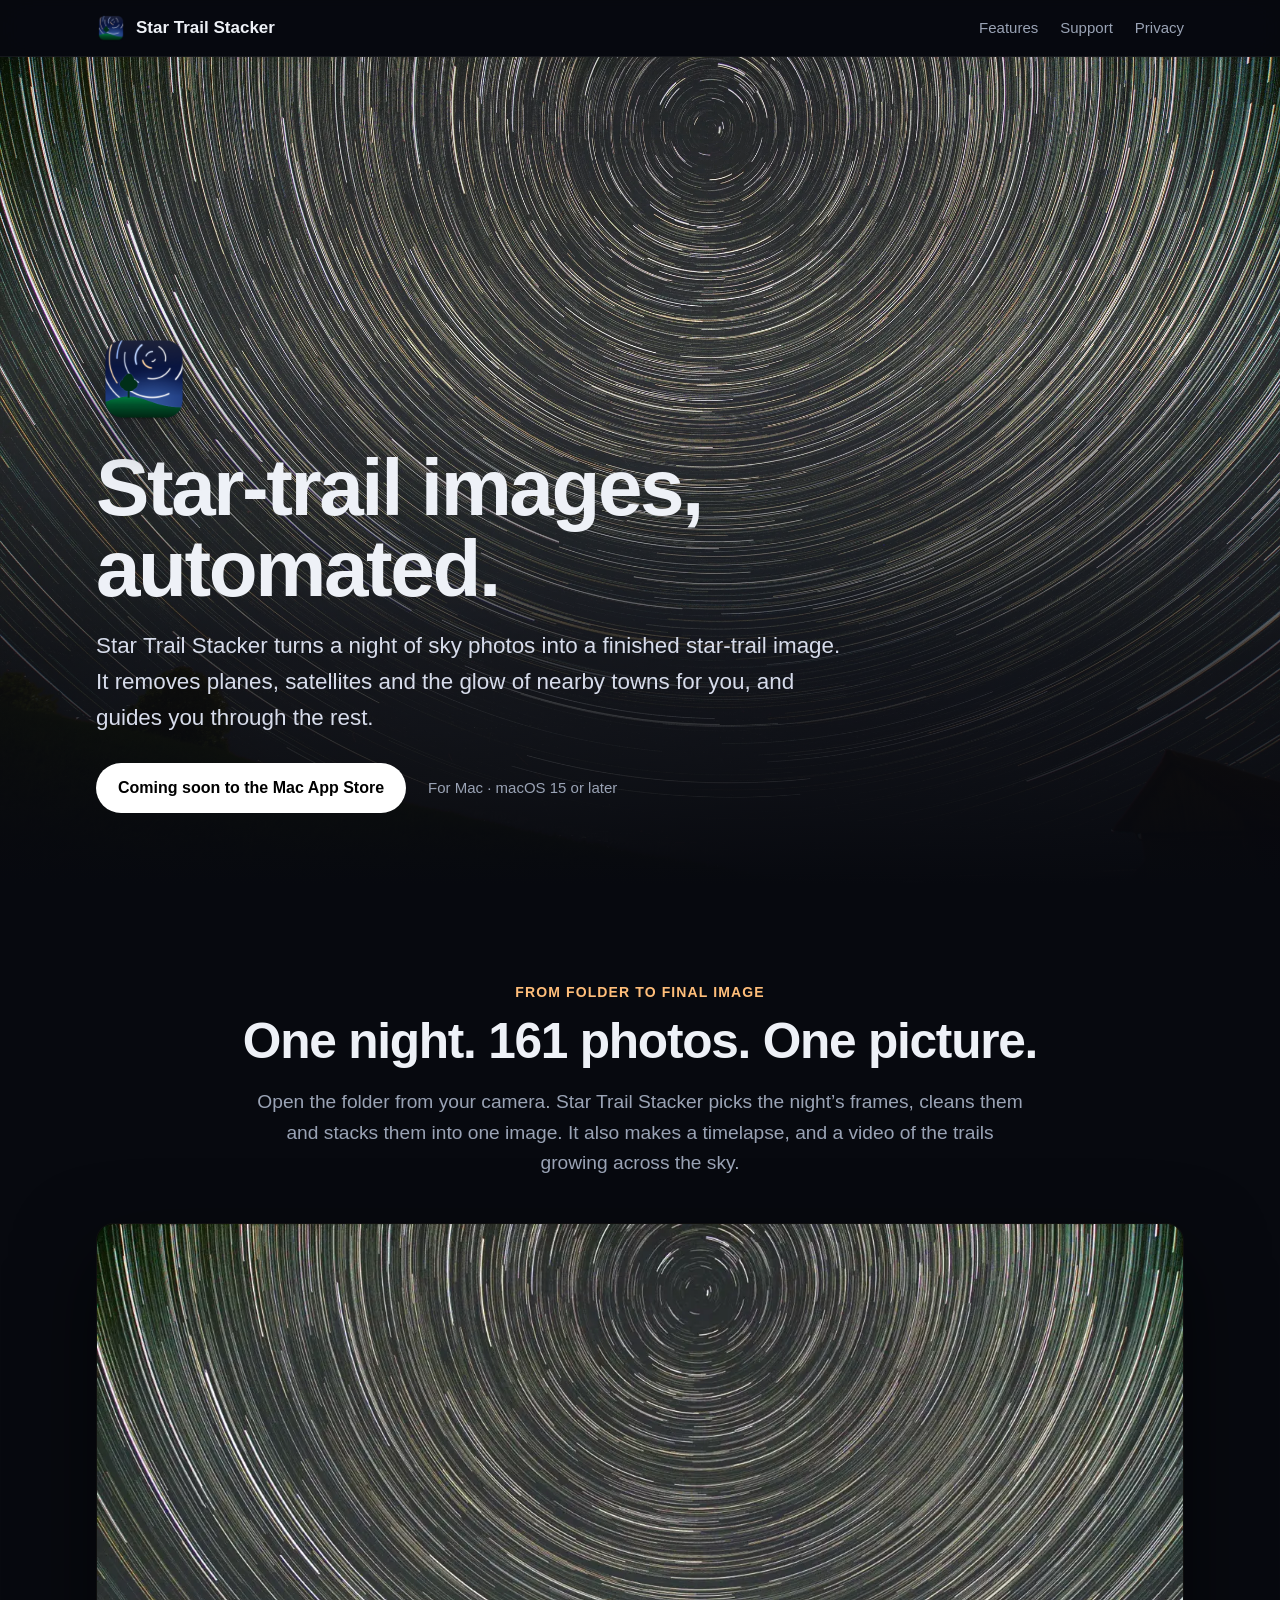
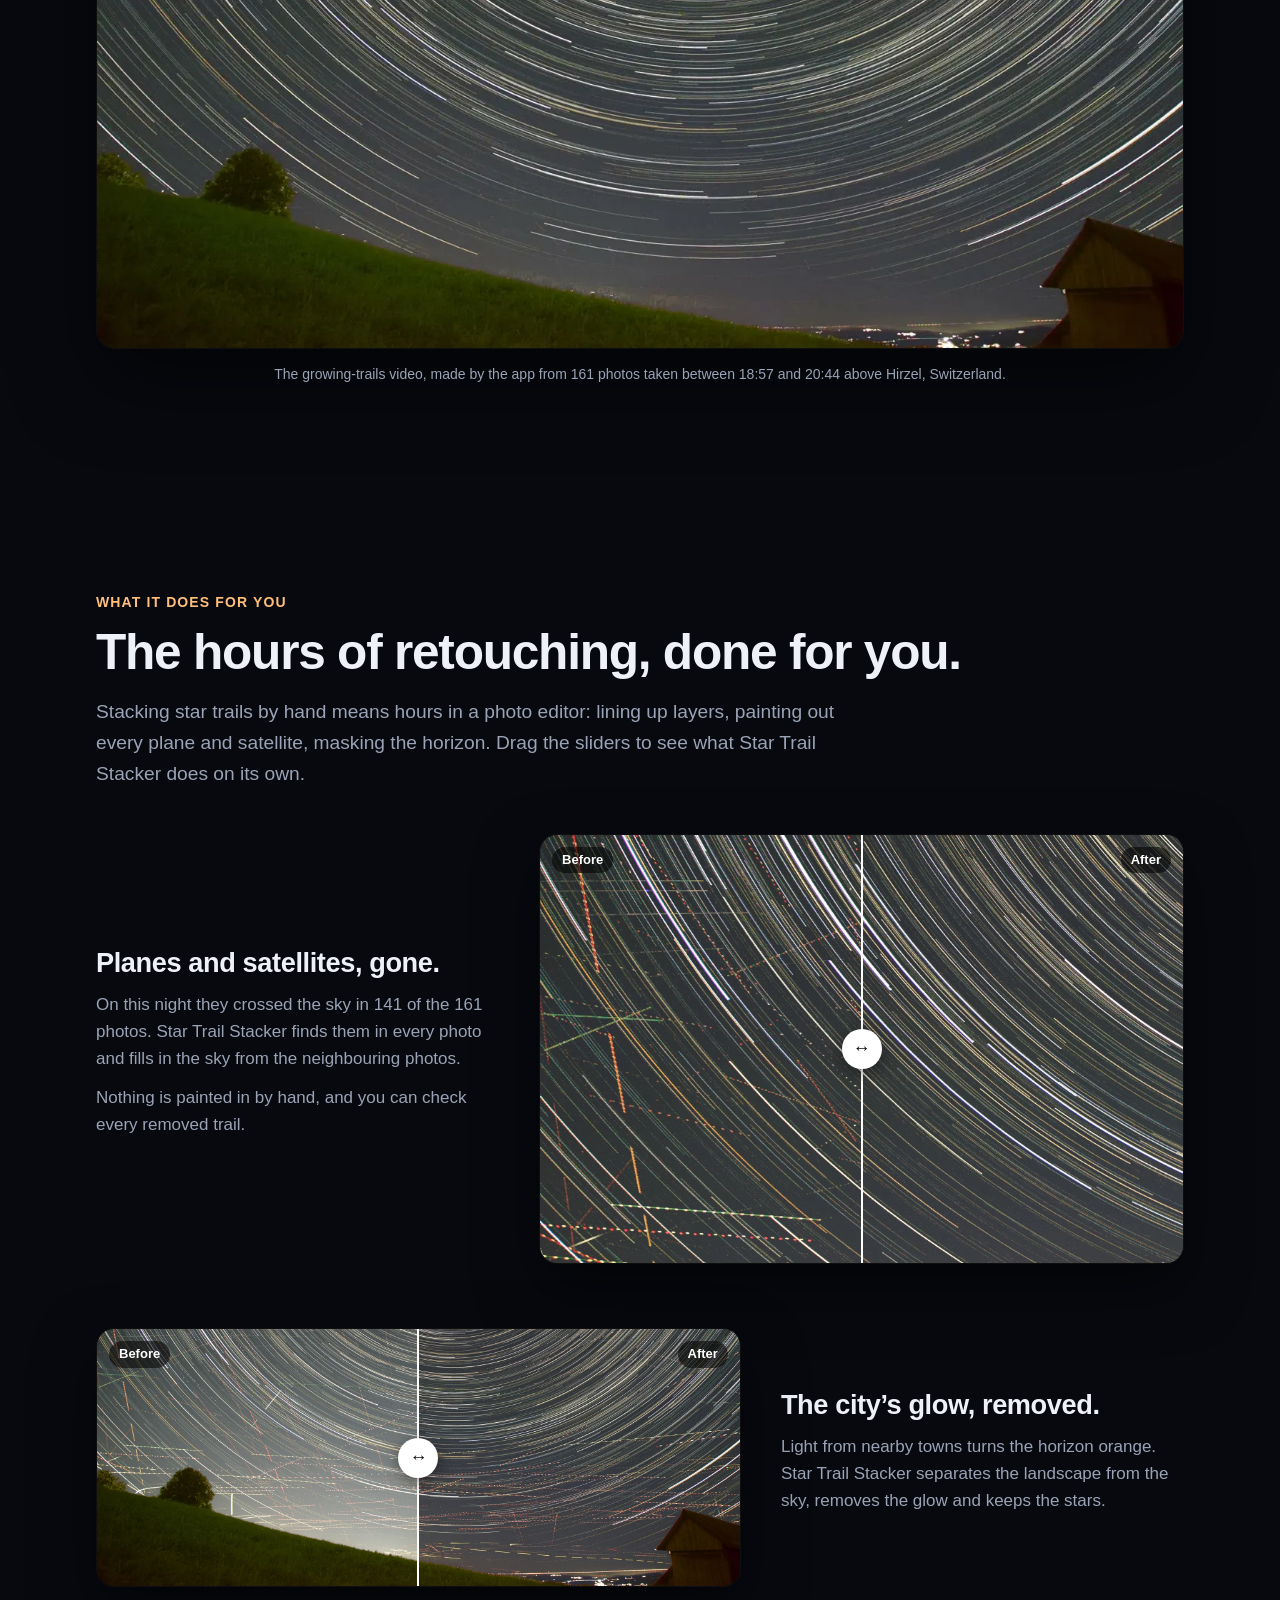
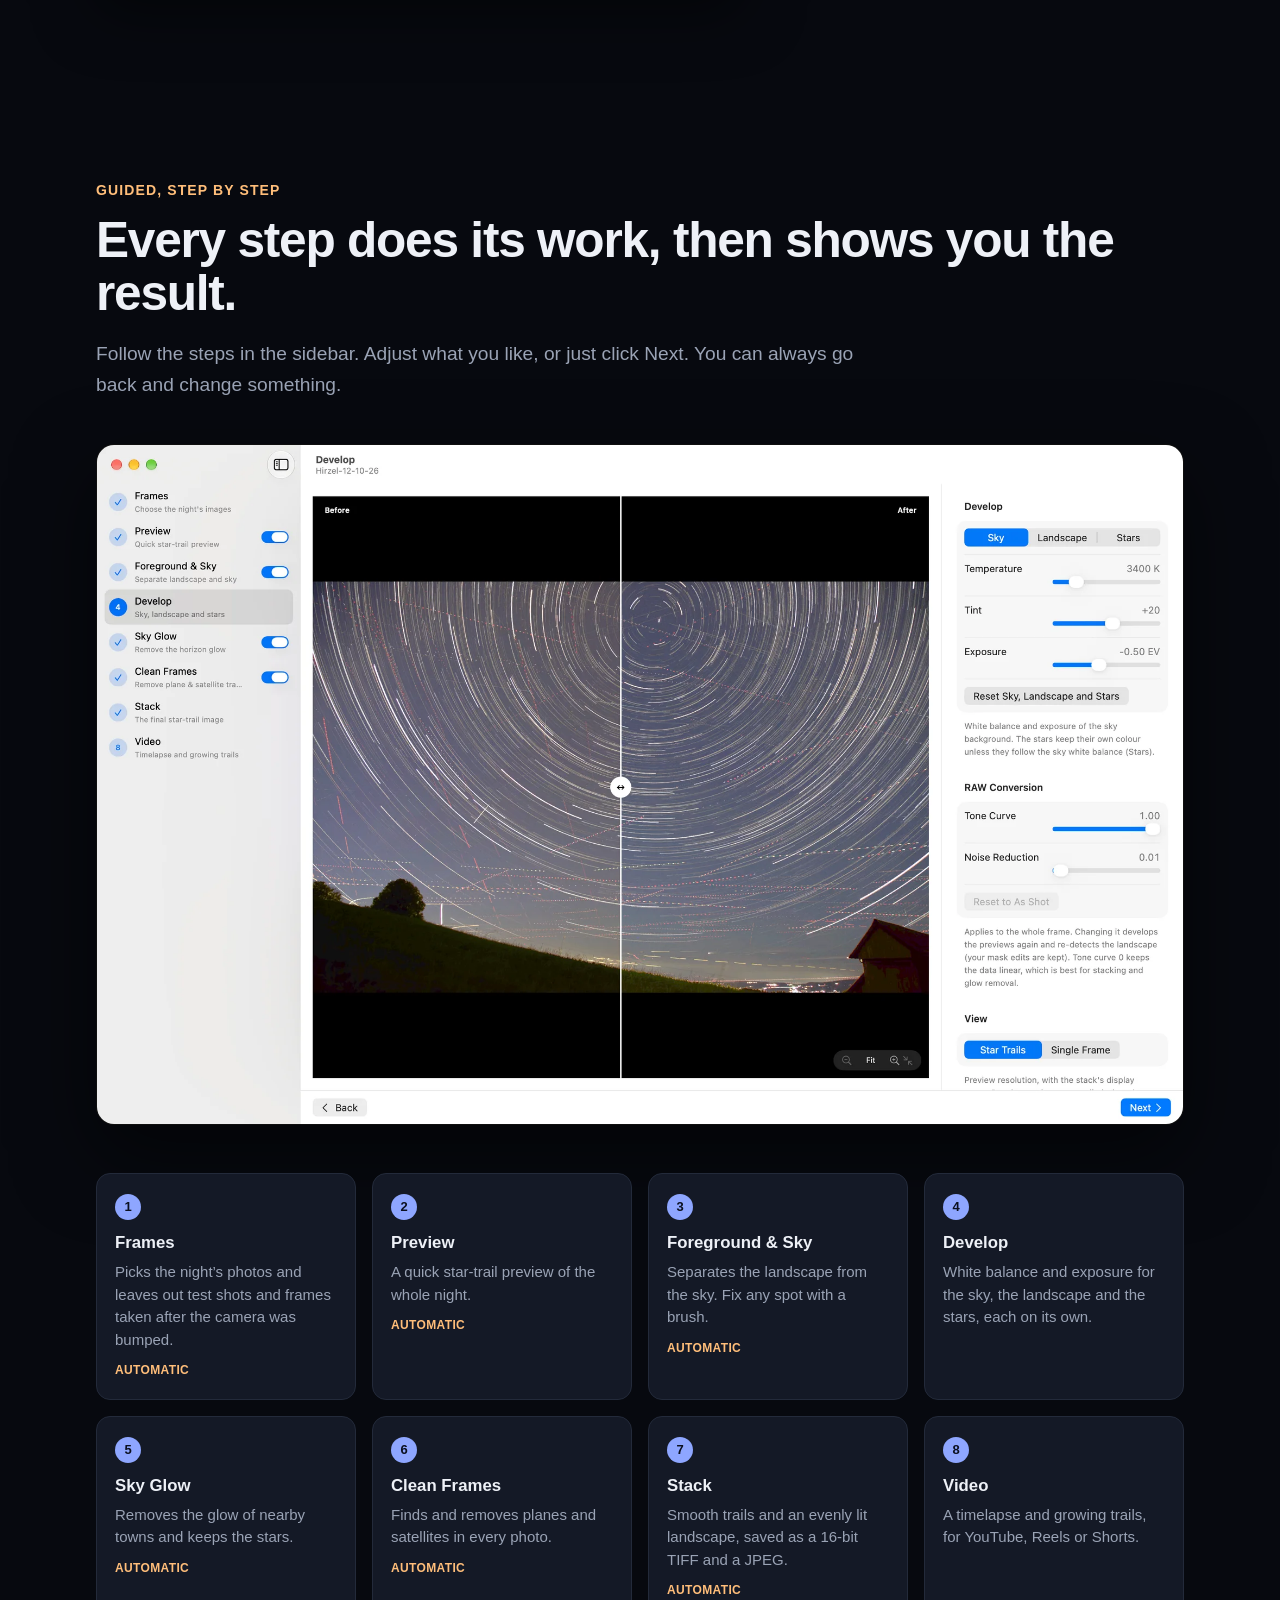
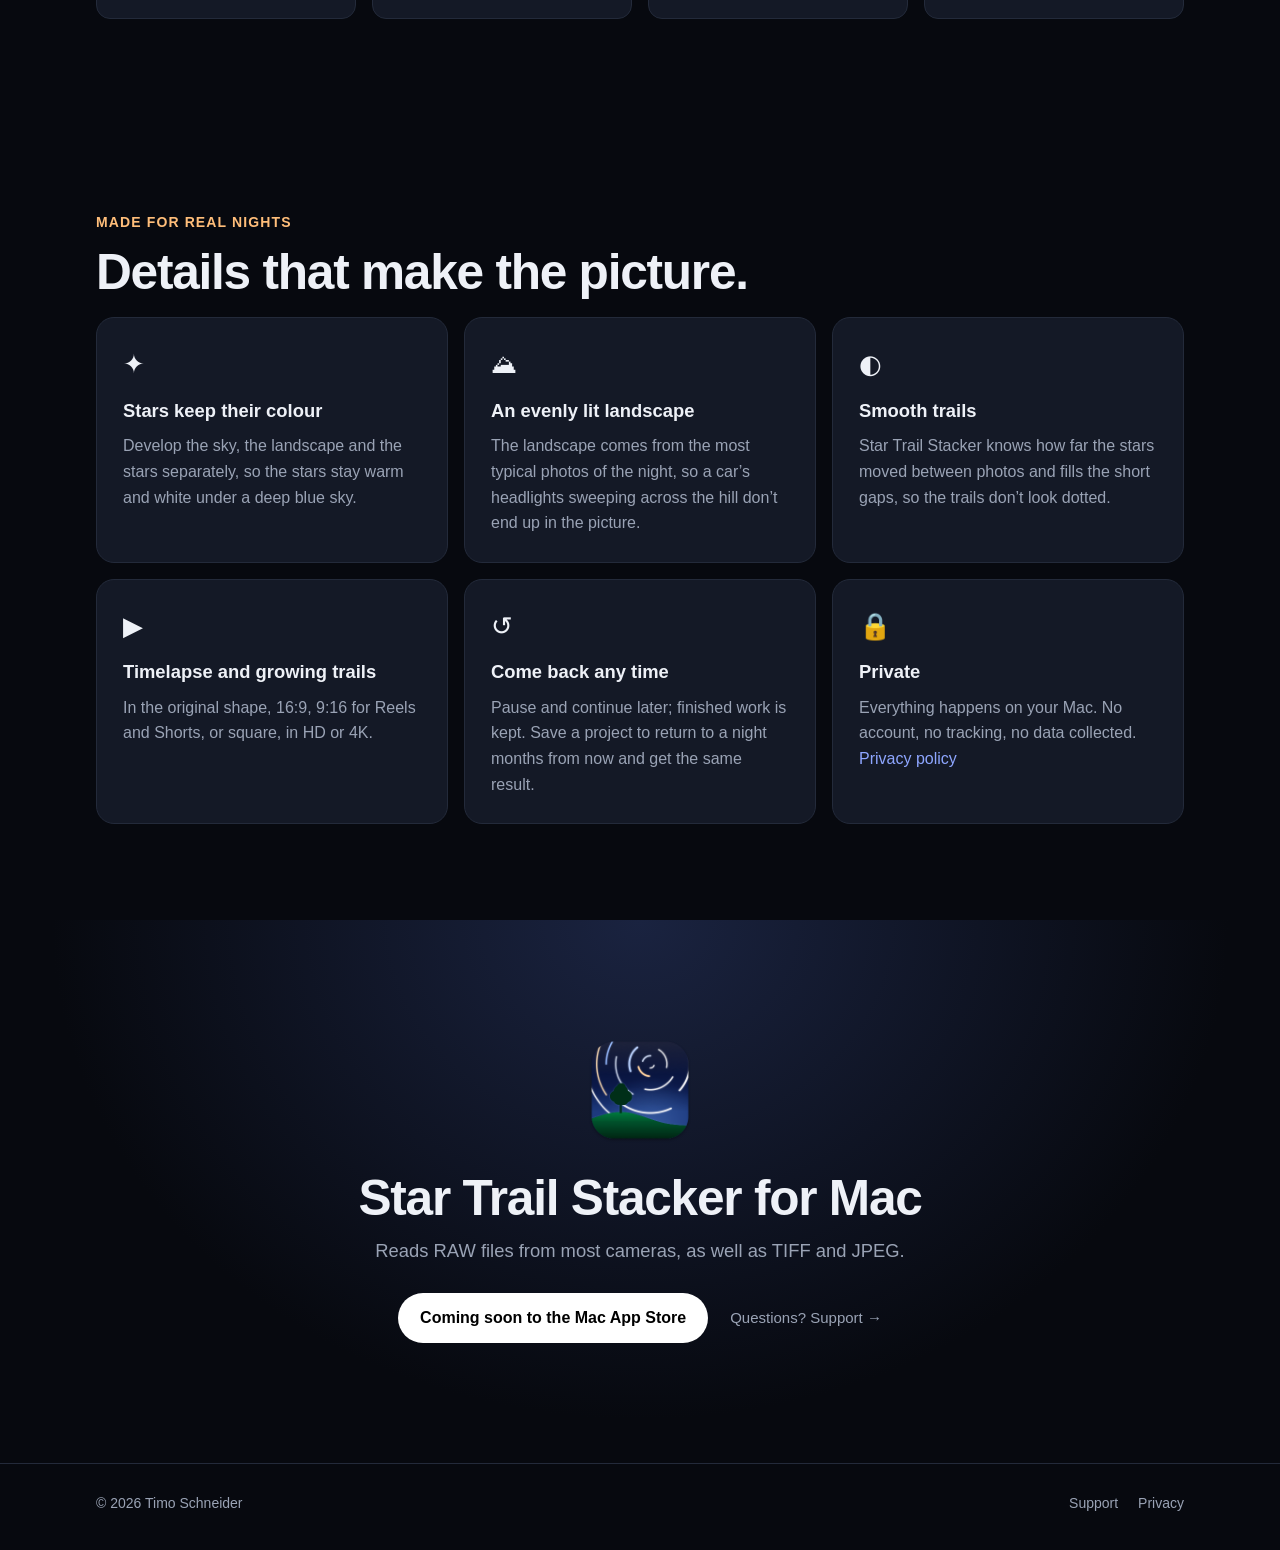
<file: index.html>
<!doctype html>
<html lang="en">
<head>
<meta charset="utf-8">
<meta name="viewport" content="width=device-width, initial-scale=1">
<title>Star Trail Stacker for Mac</title>
<meta name="description" content="Star Trail Stacker turns a night of sky photos into a finished star-trail image. Planes, satellites and the glow of nearby towns are removed automatically.">
<meta property="og:title" content="Star Trail Stacker for Mac">
<meta property="og:description" content="Star-trail images, automated. Planes, satellites and the glow of nearby towns are removed for you.">
<meta property="og:image" content="images/social.jpg">
<meta property="og:type" content="website">
<meta name="twitter:card" content="summary_large_image">
<meta name="theme-color" content="#07090f">
<link rel="icon" type="image/png" href="icon.png">
<link rel="apple-touch-icon" href="icon.png">
<link rel="stylesheet" href="style.css">
</head>
<body>

<header class="site-header">
  <div class="wrap">
    <a class="brand" href="./"><img src="icon.png" alt=""><span>Star Trail Stacker</span></a>
    <nav>
      <a href="#features">Features</a>
      <a href="support.html">Support</a>
      <a href="privacy.html">Privacy</a>
    </nav>
  </div>
</header>

<main>
  <div class="hero">
    <img src="images/hero.webp" alt="Star trails circling the North Star above a grassy hill with a tree and a wooden hut" fetchpriority="high">
    <div class="wrap">
      <img class="hero-icon" src="icon.png" alt="">
      <h1>Star-trail images, automated.</h1>
      <p class="lead">Star Trail Stacker turns a night of sky photos into a finished star-trail image. It removes planes, satellites and the glow of nearby towns for you, and guides you through the rest.</p>
      <div class="cta-row">
        <span class="badge">Coming soon to the Mac App Store</span>
        <span class="cta-note">For Mac · macOS 15 or later</span>
      </div>
    </div>
  </div>

  <section>
    <div class="wrap center">
      <p class="eyebrow">From folder to final image</p>
      <h2>One night. 161 photos. One picture.</h2>
      <p class="section-lead">Open the folder from your camera. Star Trail Stacker picks the night’s frames, cleans them and stacks them into one image. It also makes a timelapse, and a video of the trails growing across the sky.</p>
      <div class="media-frame">
        <video src="images/growing-trails.mp4" poster="images/growing-trails-poster.webp" autoplay muted loop playsinline preload="metadata" aria-label="Video: the star trails grow across the sky over the night, then fade into the finished image"></video>
      </div>
      <p class="caption">The growing-trails video, made by the app from 161 photos taken between 18:57 and 20:44 above Hirzel, Switzerland.</p>
    </div>
  </section>

  <section id="features">
    <div class="wrap">
      <p class="eyebrow">What it does for you</p>
      <h2>The hours of retouching, done for you.</h2>
      <p class="section-lead">Stacking star trails by hand means hours in a photo editor: lining up layers, painting out every plane and satellite, masking the horizon. Drag the sliders to see what Star Trail Stacker does on its own.</p>

      <div class="compare-grid">
        <div class="compare-item">
          <div class="compare-text">
            <h3>Planes and satellites, gone.</h3>
            <p>On this night they crossed the sky in 141 of the 161 photos. Star Trail Stacker finds them in every photo and fills in the sky from the neighbouring photos.</p>
            <p>Nothing is painted in by hand, and you can check every removed trail.</p>
          </div>
          <div class="compare" style="--pos: 50%">
            <img src="images/trails-before.webp" alt="Star trails crossed by dotted lines from planes and satellites" width="1800" height="1200" loading="lazy">
            <div class="after"><img src="images/trails-after.webp" alt="The same star trails with the plane and satellite lines removed" width="1800" height="1200" loading="lazy"></div>
            <span class="tag before">Before</span><span class="tag after-tag">After</span>
            <div class="divider"></div>
            <input type="range" min="0" max="100" value="50" aria-label="Compare before and after removing planes and satellites">
            <div class="knob" aria-hidden="true">↔</div>
          </div>
        </div>

        <div class="compare-item">
          <div class="compare-text">
            <h3>The city’s glow, removed.</h3>
            <p>Light from nearby towns turns the horizon orange. Star Trail Stacker separates the landscape from the sky, removes the glow and keeps the stars.</p>
          </div>
          <div class="compare" style="--pos: 50%">
            <img src="images/glow-before.webp" alt="Star trails above a hill with a bright orange glow on the horizon" width="2000" height="800" loading="lazy">
            <div class="after"><img src="images/glow-after.webp" alt="The same scene with the horizon glow removed" width="2000" height="800" loading="lazy"></div>
            <span class="tag before">Before</span><span class="tag after-tag">After</span>
            <div class="divider"></div>
            <input type="range" min="0" max="100" value="50" aria-label="Compare before and after removing the sky glow">
            <div class="knob" aria-hidden="true">↔</div>
          </div>
        </div>
      </div>
    </div>
  </section>

  <section>
    <div class="wrap">
      <p class="eyebrow">Guided, step by step</p>
      <h2>Every step does its work, then shows you the result.</h2>
      <p class="section-lead">Follow the steps in the sidebar. Adjust what you like, or just click Next. You can always go back and change something.</p>
      <div class="steps-layout">
        <div class="media-frame">
          <img src="images/app-develop.webp" alt="The Star Trail Stacker window on the Develop step, with a before/after slider on the stacked image" width="2000" height="1250" loading="lazy">
        </div>
        <ol class="steps">
          <li><h3>Frames</h3><p>Picks the night’s photos and leaves out test shots and frames taken after the camera was bumped.</p><span class="auto">AUTOMATIC</span></li>
          <li><h3>Preview</h3><p>A quick star-trail preview of the whole night.</p><span class="auto">AUTOMATIC</span></li>
          <li><h3>Foreground &amp; Sky</h3><p>Separates the landscape from the sky. Fix any spot with a brush.</p><span class="auto">AUTOMATIC</span></li>
          <li><h3>Develop</h3><p>White balance and exposure for the sky, the landscape and the stars, each on its own.</p></li>
          <li><h3>Sky Glow</h3><p>Removes the glow of nearby towns and keeps the stars.</p><span class="auto">AUTOMATIC</span></li>
          <li><h3>Clean Frames</h3><p>Finds and removes planes and satellites in every photo.</p><span class="auto">AUTOMATIC</span></li>
          <li><h3>Stack</h3><p>Smooth trails and an evenly lit landscape, saved as a 16-bit TIFF and a JPEG.</p><span class="auto">AUTOMATIC</span></li>
          <li><h3>Video</h3><p>A timelapse and growing trails, for YouTube, Reels or Shorts.</p></li>
        </ol>
      </div>
    </div>
  </section>

  <section>
    <div class="wrap">
      <p class="eyebrow">Made for real nights</p>
      <h2>Details that make the picture.</h2>
      <div class="cards">
        <div class="card"><div class="icon">✦</div><h3>Stars keep their colour</h3><p>Develop the sky, the landscape and the stars separately, so the stars stay warm and white under a deep blue sky.</p></div>
        <div class="card"><div class="icon">⛰</div><h3>An evenly lit landscape</h3><p>The landscape comes from the most typical photos of the night, so a car’s headlights sweeping across the hill don’t end up in the picture.</p></div>
        <div class="card"><div class="icon">◐</div><h3>Smooth trails</h3><p>Star Trail Stacker knows how far the stars moved between photos and fills the short gaps, so the trails don’t look dotted.</p></div>
        <div class="card"><div class="icon">▶</div><h3>Timelapse and growing trails</h3><p>In the original shape, 16:9, 9:16 for Reels and Shorts, or square, in HD or 4K.</p></div>
        <div class="card"><div class="icon">↺</div><h3>Come back any time</h3><p>Pause and continue later; finished work is kept. Save a project to return to a night months from now and get the same result.</p></div>
        <div class="card"><div class="icon">🔒</div><h3>Private</h3><p>Everything happens on your Mac. No account, no tracking, no data collected. <a href="privacy.html">Privacy policy</a></p></div>
      </div>
    </div>
  </section>

  <div class="closing">
    <div class="wrap">
      <img src="icon.png" alt="">
      <h2>Star Trail Stacker for Mac</h2>
      <p>Reads RAW files from most cameras, as well as TIFF and JPEG.</p>
      <div class="cta-row">
        <span class="badge">Coming soon to the Mac App Store</span>
        <a class="cta-note" href="support.html">Questions? Support →</a>
      </div>
    </div>
  </div>
</main>

<footer class="site-footer">
  <div class="wrap">
    <span>© 2026 Timo Schneider</span>
    <nav><a href="support.html">Support</a><a href="privacy.html">Privacy</a></nav>
  </div>
</footer>

<script>
  // before/after sliders: the range input sets the split
  for (const c of document.querySelectorAll(".compare")) {
    const input = c.querySelector("input");
    const set = () => c.style.setProperty("--pos", input.value + "%");
    input.addEventListener("input", set);
    set();
  }
  // no autoplaying video for visitors who ask for reduced motion
  if (window.matchMedia("(prefers-reduced-motion: reduce)").matches) {
    for (const v of document.querySelectorAll("video[autoplay]")) { v.removeAttribute("autoplay"); v.pause(); v.controls = true; }
  }
</script>
</body>
</html>
</file>
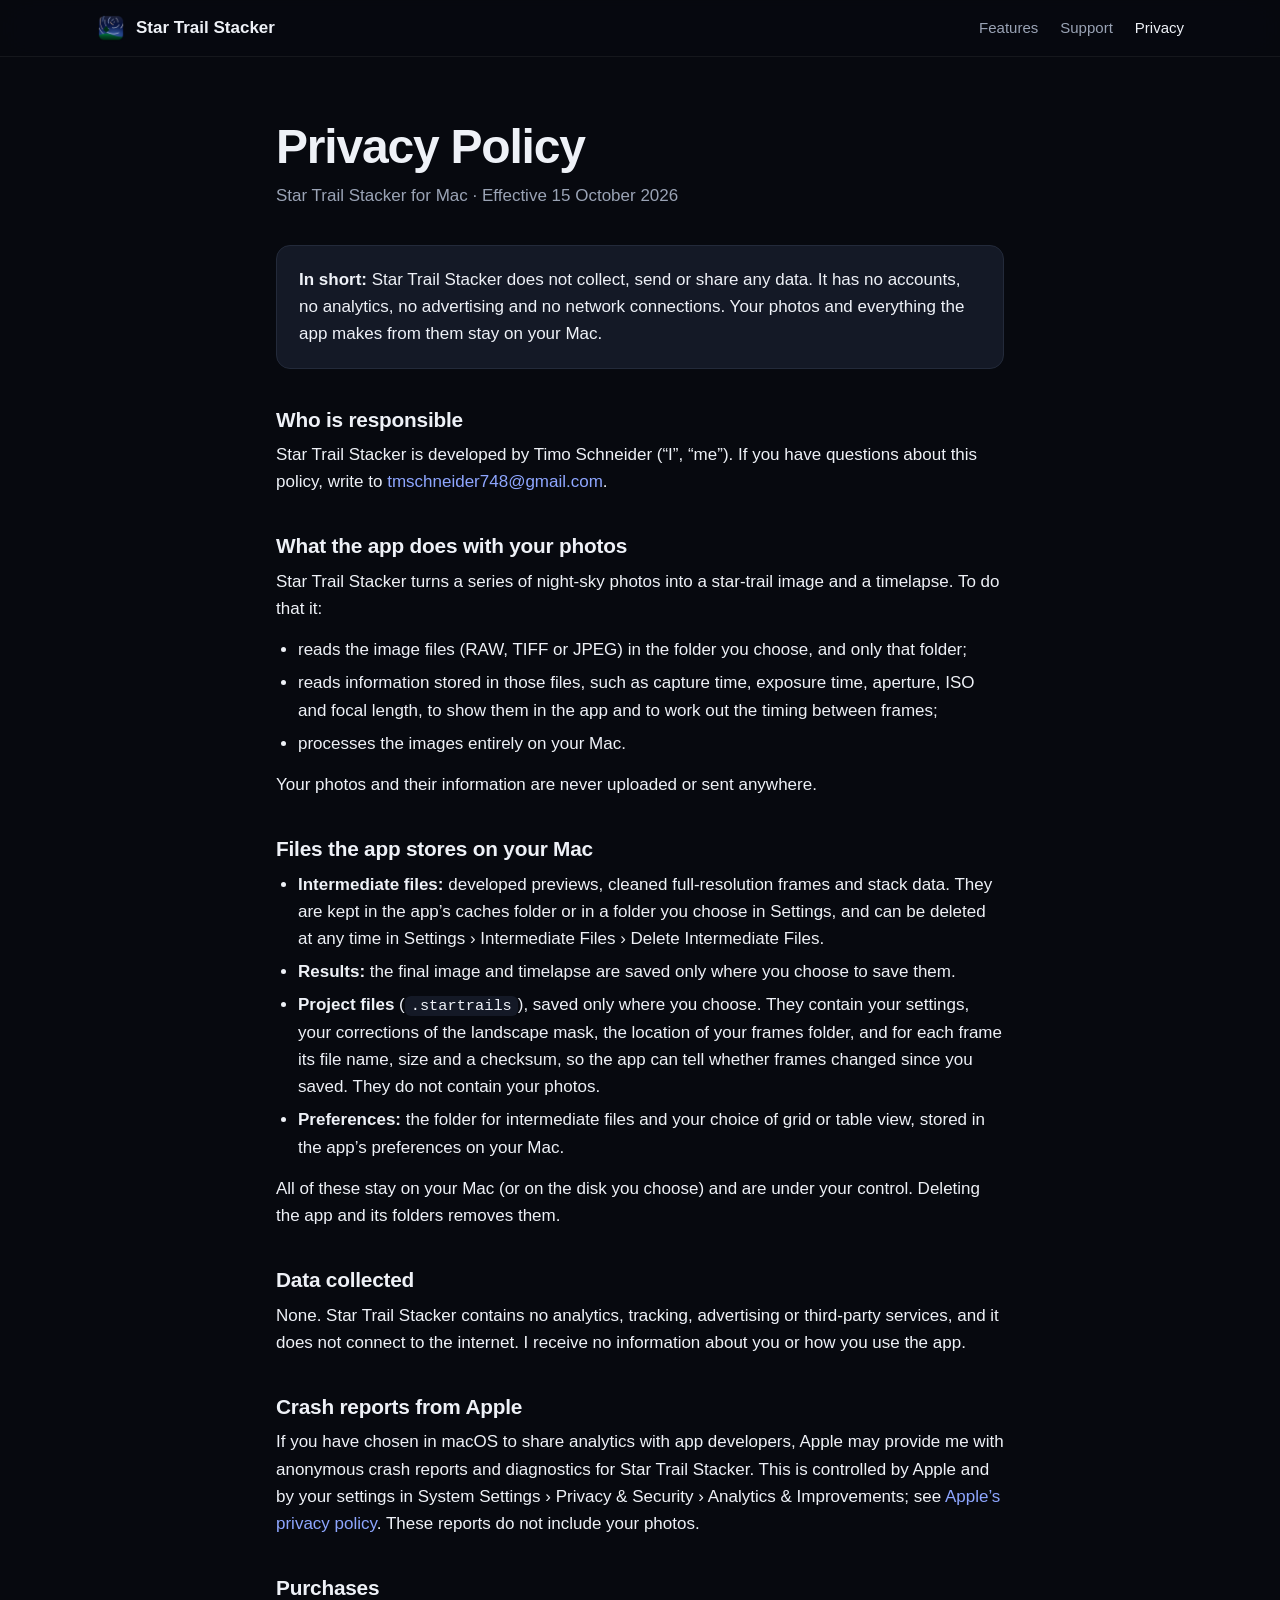
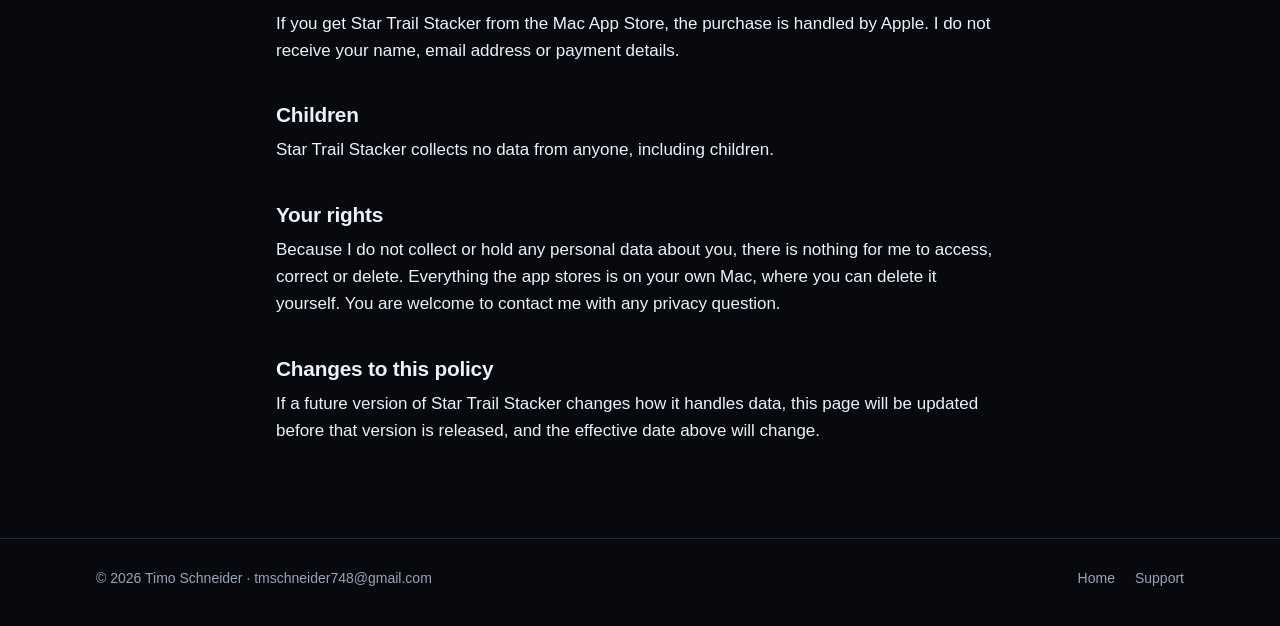
<file: privacy.html>
<!doctype html>
<html lang="en">
<head>
<meta charset="utf-8">
<meta name="viewport" content="width=device-width, initial-scale=1">
<title>Star Trail Stacker Privacy Policy</title>
<meta name="description" content="Privacy policy of Star Trail Stacker for Mac: the app collects no data; your photos are processed only on your Mac.">
<meta name="theme-color" content="#07090f">
<link rel="icon" type="image/png" href="icon.png">
<link rel="apple-touch-icon" href="icon.png">
<link rel="stylesheet" href="style.css">
</head>
<body>

<header class="site-header">
  <div class="wrap">
    <a class="brand" href="./"><img src="icon.png" alt=""><span>Star Trail Stacker</span></a>
    <nav>
      <a href="./#features">Features</a>
      <a href="support.html">Support</a>
      <a href="privacy.html" aria-current="page">Privacy</a>
    </nav>
  </div>
</header>

<main class="page">
  <h1>Privacy Policy</h1>
  <p class="meta">Star Trail Stacker for Mac · Effective 15 October 2026</p>

  <div class="summary">
    <p><strong>In short:</strong> Star Trail Stacker does not collect, send or share any data. It has no accounts, no analytics, no advertising and no network connections. Your photos and everything the app makes from them stay on your Mac.</p>
  </div>

  <h2>Who is responsible</h2>
  <p>Star Trail Stacker is developed by Timo Schneider (“I”, “me”). If you have questions about this policy, write to <a href="mailto:tmschneider748@gmail.com">tmschneider748@gmail.com</a>.</p>

  <h2>What the app does with your photos</h2>
  <p>Star Trail Stacker turns a series of night-sky photos into a star-trail image and a timelapse. To do that it:</p>
  <ul>
    <li>reads the image files (RAW, TIFF or JPEG) in the folder you choose, and only that folder;</li>
    <li>reads information stored in those files, such as capture time, exposure time, aperture, ISO and focal length, to show them in the app and to work out the timing between frames;</li>
    <li>processes the images entirely on your Mac.</li>
  </ul>
  <p>Your photos and their information are never uploaded or sent anywhere.</p>

  <h2>Files the app stores on your Mac</h2>
  <ul>
    <li><strong>Intermediate files:</strong> developed previews, cleaned full-resolution frames and stack data. They are kept in the app’s caches folder or in a folder you choose in Settings, and can be deleted at any time in Settings › Intermediate Files › Delete Intermediate Files.</li>
    <li><strong>Results:</strong> the final image and timelapse are saved only where you choose to save them.</li>
    <li><strong>Project files</strong> (<code>.startrails</code>), saved only where you choose. They contain your settings, your corrections of the landscape mask, the location of your frames folder, and for each frame its file name, size and a checksum, so the app can tell whether frames changed since you saved. They do not contain your photos.</li>
    <li><strong>Preferences:</strong> the folder for intermediate files and your choice of grid or table view, stored in the app’s preferences on your Mac.</li>
  </ul>
  <p>All of these stay on your Mac (or on the disk you choose) and are under your control. Deleting the app and its folders removes them.</p>

  <h2>Data collected</h2>
  <p>None. Star Trail Stacker contains no analytics, tracking, advertising or third-party services, and it does not connect to the internet. I receive no information about you or how you use the app.</p>

  <h2>Crash reports from Apple</h2>
  <p>If you have chosen in macOS to share analytics with app developers, Apple may provide me with anonymous crash reports and diagnostics for Star Trail Stacker. This is controlled by Apple and by your settings in System Settings › Privacy &amp; Security › Analytics &amp; Improvements; see <a href="https://www.apple.com/legal/privacy/">Apple’s privacy policy</a>. These reports do not include your photos.</p>

  <h2>Purchases</h2>
  <p>If you get Star Trail Stacker from the Mac App Store, the purchase is handled by Apple. I do not receive your name, email address or payment details.</p>

  <h2>Children</h2>
  <p>Star Trail Stacker collects no data from anyone, including children.</p>

  <h2>Your rights</h2>
  <p>Because I do not collect or hold any personal data about you, there is nothing for me to access, correct or delete. Everything the app stores is on your own Mac, where you can delete it yourself. You are welcome to contact me with any privacy question.</p>

  <h2>Changes to this policy</h2>
  <p>If a future version of Star Trail Stacker changes how it handles data, this page will be updated before that version is released, and the effective date above will change.</p>
</main>

<footer class="site-footer">
  <div class="wrap">
    <span>© 2026 Timo Schneider · <a href="mailto:tmschneider748@gmail.com">tmschneider748@gmail.com</a></span>
    <nav><a href="./">Home</a><a href="support.html">Support</a></nav>
  </div>
</footer>
</body>
</html>
</file>
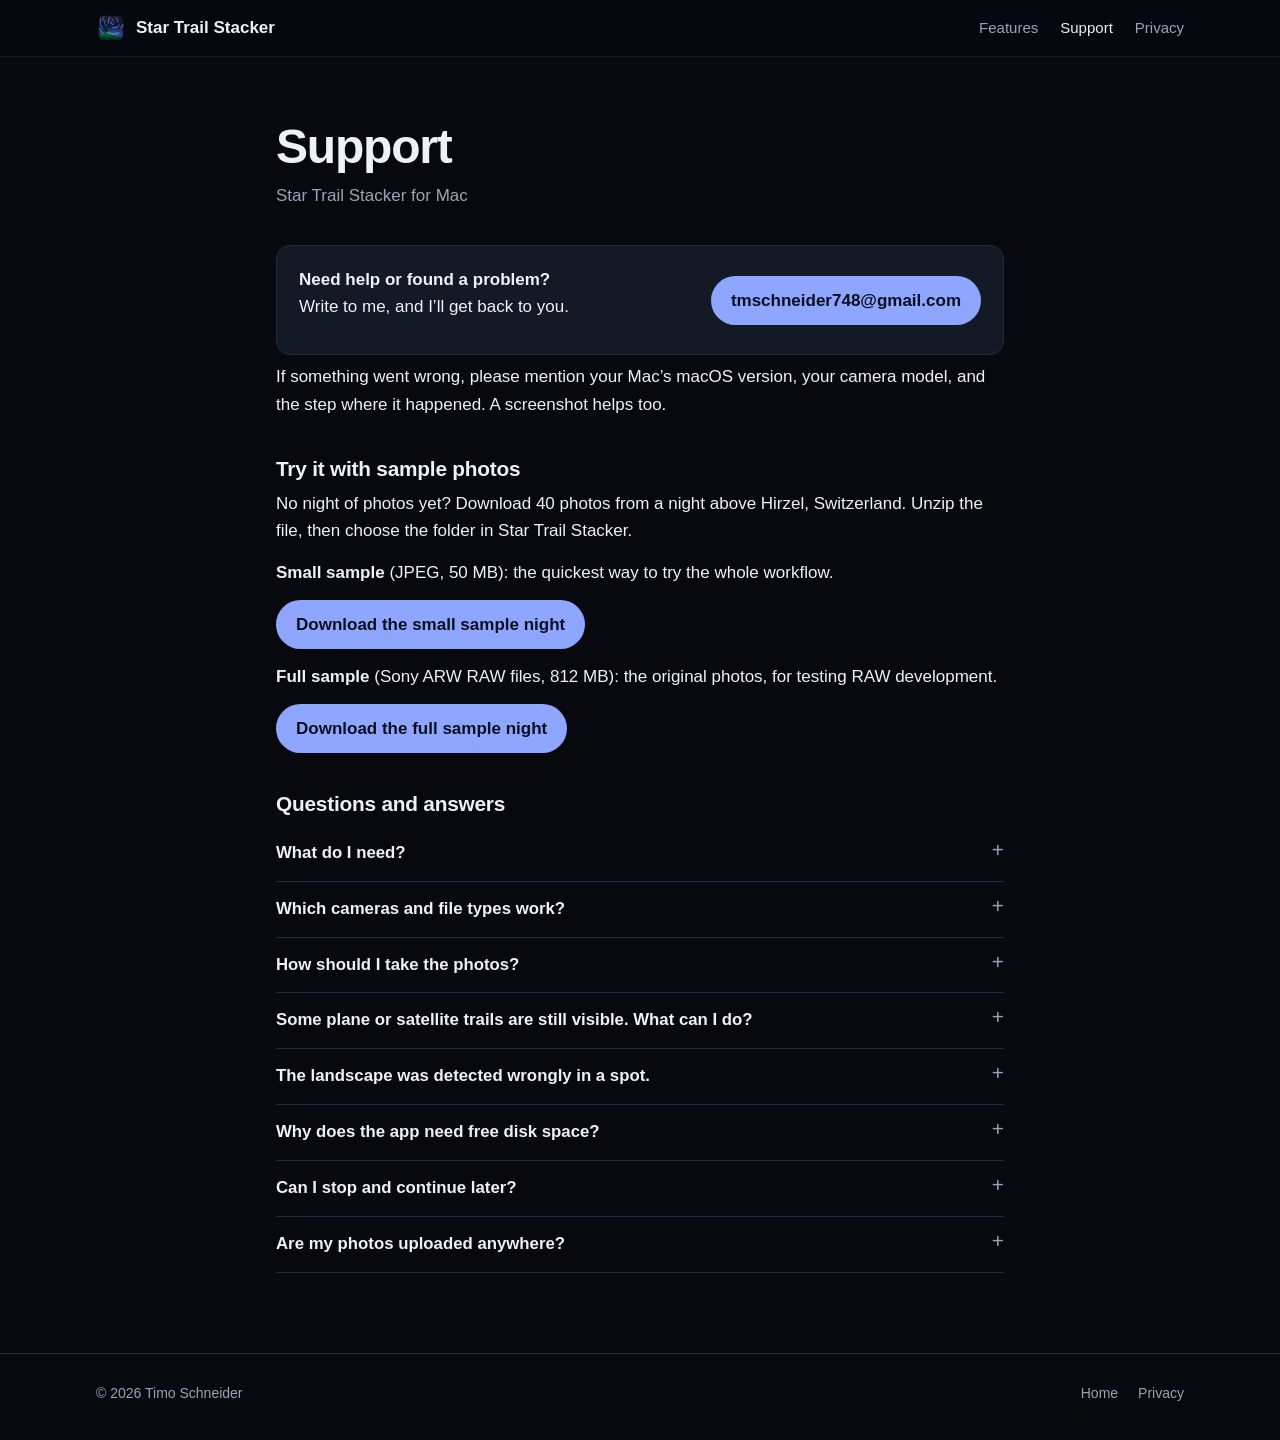
<file: support.html>
<!doctype html>
<html lang="en">
<head>
<meta charset="utf-8">
<meta name="viewport" content="width=device-width, initial-scale=1">
<title>Star Trail Stacker Support</title>
<meta name="description" content="Help with Star Trail Stacker for Mac: contact, requirements and answers to common questions.">
<meta name="theme-color" content="#07090f">
<link rel="icon" type="image/png" href="icon.png">
<link rel="apple-touch-icon" href="icon.png">
<link rel="stylesheet" href="style.css">
</head>
<body>

<header class="site-header">
  <div class="wrap">
    <a class="brand" href="./"><img src="icon.png" alt=""><span>Star Trail Stacker</span></a>
    <nav>
      <a href="./#features">Features</a>
      <a href="support.html" aria-current="page">Support</a>
      <a href="privacy.html">Privacy</a>
    </nav>
  </div>
</header>

<main class="page">
  <h1>Support</h1>
  <p class="meta">Star Trail Stacker for Mac</p>

  <div class="summary contact">
    <p><strong>Need help or found a problem?</strong><br>Write to me, and I’ll get back to you.</p>
    <a class="button" href="mailto:tmschneider748@gmail.com?subject=Star%20Trail%20Stacker">tmschneider748@gmail.com</a>
  </div>
  <p>If something went wrong, please mention your Mac’s macOS version, your camera model, and the step where it happened. A screenshot helps too.</p>

  <h2>Try it with sample photos</h2>
  <p>No night of photos yet? Download 40 photos from a night above Hirzel, Switzerland. Unzip the file, then choose the folder in Star Trail Stacker.</p>
  <p><strong>Small sample</strong> (JPEG, 50 MB): the quickest way to try the whole workflow.</p>
  <p><a class="button" href="https://github.com/tim0s/StarTrailsStacker/releases/download/sample-night/Star-Trail-Stacker-Sample-Night-Small.zip">Download the small sample night</a></p>
  <p><strong>Full sample</strong> (Sony ARW RAW files, 812 MB): the original photos, for testing RAW development.</p>
  <p><a class="button" href="https://github.com/tim0s/StarTrailsStacker/releases/download/sample-night/Star-Trail-Stacker-Sample-Night.zip">Download the full sample night</a></p>

  <h2>Questions and answers</h2>

  <details>
    <summary>What do I need?</summary>
    <div>
      <p>A Mac with macOS 15 or later, and a series of photos of the night sky taken from a tripod, so the camera doesn’t move between photos.</p>
    </div>
  </details>

  <details>
    <summary>Which cameras and file types work?</summary>
    <div>
      <p>Star Trail Stacker reads RAW files from most cameras, using the RAW support built into macOS, as well as TIFF and JPEG files. If your camera’s RAW files can be opened in Preview or Photos on your Mac, they should work in Star Trail Stacker.</p>
    </div>
  </details>

  <details>
    <summary>How should I take the photos?</summary>
    <div>
      <p>Put the camera on a tripod, focus on the stars, and take photos one after another with an interval timer, ideally with short gaps between them. For example, the night on this website was shot with 25-second exposures every 40 seconds, for 1 hour and 47 minutes: 161 photos.</p>
      <p>The longer you shoot, the longer the trails. Removing planes and satellites needs at least 5 photos.</p>
    </div>
  </details>

  <details>
    <summary>Some plane or satellite trails are still visible. What can I do?</summary>
    <div>
      <p>In the Clean Frames step, switch the trail search from Fast to Thorough. Thorough compares every photo at full resolution: it takes longer, but it also catches short streaks and faint dots.</p>
    </div>
  </details>

  <details>
    <summary>The landscape was detected wrongly in a spot.</summary>
    <div>
      <p>In the Foreground &amp; Sky step, paint over the spot with the Landscape or Sky brush. Your corrections are kept, even if you change the look in Develop later.</p>
    </div>
  </details>

  <details>
    <summary>Why does the app need free disk space?</summary>
    <div>
      <p>While it works, Star Trail Stacker keeps the cleaned photos and other intermediate files, so it never has to redo a finished step. The Frames step shows how much space a night needs. You can choose where these files go, and delete them, in Settings › Intermediate Files.</p>
    </div>
  </details>

  <details>
    <summary>Can I stop and continue later?</summary>
    <div>
      <p>Yes. Finished work is kept when you pause or quit. Save a project (File › Save Project) to come back to a night later, with all your settings and mask corrections.</p>
    </div>
  </details>

  <details>
    <summary>Are my photos uploaded anywhere?</summary>
    <div>
      <p>No. Everything happens on your Mac, and the app doesn’t connect to the internet. See the <a href="privacy.html">privacy policy</a>.</p>
    </div>
  </details>
</main>

<footer class="site-footer">
  <div class="wrap">
    <span>© 2026 Timo Schneider</span>
    <nav><a href="./">Home</a><a href="privacy.html">Privacy</a></nav>
  </div>
</footer>
</body>
</html>
</file>
<file: style.css>
/* Star Trail Stacker website: one dark, night-sky theme for every page */
:root {
  --bg: #07090f;
  --bg-raised: #0f131c;
  --card: #141926;
  --rule: #232a3a;
  --text: #eef1f7;
  --muted: #9aa3b5;
  --accent: #8ea6ff;
  --warm: #ffbe7a;
  --radius: 18px;
  --max: 1120px;
  color-scheme: dark;
}
* { box-sizing: border-box; }
html { scroll-behavior: smooth; }
body {
  margin: 0;
  background: var(--bg);
  color: var(--text);
  font: 17px/1.6 -apple-system, BlinkMacSystemFont, "SF Pro Text", "Helvetica Neue", Helvetica, Arial, sans-serif;
  -webkit-font-smoothing: antialiased;
}
img, video { display: block; max-width: 100%; height: auto; }
a { color: var(--accent); text-decoration: none; }
a:hover { text-decoration: underline; }
.wrap { max-width: var(--max); margin: 0 auto; padding: 0 16px; }

/* header */
.site-header {
  position: sticky; top: 0; z-index: 10;
  background: rgba(7, 9, 15, 0.72);
  -webkit-backdrop-filter: saturate(180%) blur(18px);
  backdrop-filter: saturate(180%) blur(18px);
  border-bottom: 1px solid rgba(255, 255, 255, 0.06);
}
.site-header .wrap { display: flex; align-items: center; justify-content: space-between; height: 56px; gap: 16px; }
.brand { display: flex; align-items: center; gap: 10px; color: var(--text); font-weight: 600; white-space: nowrap; }
.brand:hover { text-decoration: none; }
.brand img { width: 30px; height: 30px; }
.site-header nav { display: flex; gap: 22px; font-size: 15px; }
.site-header nav a { color: var(--muted); }
.site-header nav a:hover, .site-header nav a[aria-current="page"] { color: var(--text); text-decoration: none; }

/* hero */
.hero { position: relative; min-height: min(92vh, 860px); display: flex; align-items: flex-end; overflow: hidden; }
.hero > img { position: absolute; inset: 0; width: 100%; height: 100%; object-fit: cover; object-position: 55% 30%; }
.hero::after {
  content: ""; position: absolute; inset: 0;
  background: linear-gradient(180deg, rgba(7, 9, 15, 0.15) 0%, rgba(7, 9, 15, 0) 35%, rgba(7, 9, 15, 0.75) 72%, var(--bg) 100%);
}
.hero .wrap { position: relative; z-index: 1; padding-bottom: 72px; width: 100%; }
.hero-icon { width: 96px; height: 96px; margin-bottom: 20px; filter: drop-shadow(0 10px 30px rgba(0, 0, 0, 0.5)); }
.hero h1 { font-size: clamp(2.6rem, 7vw, 5rem); line-height: 1.02; letter-spacing: -0.03em; margin: 0 0 18px; max-width: 12em; }
.hero p.lead { font-size: clamp(1.1rem, 2.2vw, 1.4rem); color: #d7dceb; max-width: 34em; margin: 0 0 28px; }
.cta-row { display: flex; flex-wrap: wrap; align-items: center; gap: 14px 22px; }
.badge {
  display: inline-flex; align-items: center; gap: 10px;
  padding: 12px 22px; border-radius: 999px;
  background: #fff; color: #000; font-weight: 600; font-size: 16px;
}
.badge svg { width: 18px; height: 18px; }
.cta-note { color: var(--muted); font-size: 15px; }

/* sections */
section { padding: 96px 0; }
.eyebrow { color: var(--warm); font-weight: 600; font-size: 14px; letter-spacing: 0.08em; text-transform: uppercase; margin: 0 0 12px; }
h2 { font-size: clamp(2rem, 4.5vw, 3.1rem); line-height: 1.08; letter-spacing: -0.025em; margin: 0 0 18px; }
.section-lead { color: var(--muted); font-size: 1.2rem; max-width: 40em; margin: 0 0 44px; }
.center { text-align: center; }
.center .section-lead { margin-left: auto; margin-right: auto; }

/* video */
.media-frame { border-radius: var(--radius); overflow: hidden; background: #000; box-shadow: 0 30px 80px rgba(0, 0, 0, 0.55); border: 1px solid rgba(255, 255, 255, 0.06); }
.media-frame video { width: 100%; aspect-ratio: 3 / 2; object-fit: cover; }
.caption { color: var(--muted); font-size: 14px; margin-top: 14px; }

/* before / after */
.compare-grid { display: grid; gap: 64px; }
.compare-item { display: grid; grid-template-columns: 1fr 1.6fr; gap: 40px; align-items: center; }
.compare-item:nth-child(even) { grid-template-columns: 1.6fr 1fr; }
.compare-item:nth-child(even) .compare-text { order: 2; }
.compare-text h3 { font-size: 1.7rem; line-height: 1.15; letter-spacing: -0.015em; margin: 0 0 12px; }
.compare-text p { color: var(--muted); margin: 0 0 12px; }
.compare {
  position: relative; border-radius: var(--radius); overflow: hidden; background: #000;
  border: 1px solid rgba(255, 255, 255, 0.06); box-shadow: 0 24px 60px rgba(0, 0, 0, 0.5);
  --pos: 50%; user-select: none; -webkit-user-select: none; touch-action: pan-y;
}
.compare img { width: 100%; height: auto; pointer-events: none; }
.compare .after { position: absolute; inset: 0; clip-path: inset(0 0 0 var(--pos)); }
.compare .after img { height: 100%; object-fit: cover; }
.compare .divider { position: absolute; top: 0; bottom: 0; left: var(--pos); width: 2px; margin-left: -1px; background: #fff; pointer-events: none; }
.compare .knob {
  position: absolute; top: 50%; left: var(--pos); width: 40px; height: 40px; margin: -20px 0 0 -20px;
  border-radius: 50%; background: #fff; color: #111; display: grid; place-items: center;
  box-shadow: 0 4px 16px rgba(0, 0, 0, 0.45); pointer-events: none; font-size: 18px; font-weight: 700;
}
.compare .tag {
  position: absolute; top: 12px; padding: 3px 10px; border-radius: 999px; font-size: 13px; font-weight: 600;
  background: rgba(0, 0, 0, 0.55); color: #fff; pointer-events: none;
}
.compare .tag.before { left: 12px; }
.compare .tag.after-tag { right: 12px; }
.compare input[type="range"] {
  position: absolute; inset: 0; width: 100%; height: 100%; margin: 0; opacity: 0; cursor: ew-resize;
  -webkit-appearance: none; appearance: none; background: none;
}
.compare input[type="range"]:focus-visible ~ .knob { outline: 3px solid var(--accent); outline-offset: 3px; }

/* steps */
.steps-layout { display: grid; grid-template-columns: 1fr; gap: 48px; }
.steps { list-style: none; padding: 0; margin: 0; display: grid; grid-template-columns: repeat(4, 1fr); gap: 16px; counter-reset: step; }
.steps li { background: var(--card); border: 1px solid var(--rule); border-radius: 14px; padding: 18px 18px 16px; counter-increment: step; }
.steps li::before {
  content: counter(step); display: inline-grid; place-items: center; width: 26px; height: 26px; border-radius: 50%;
  background: var(--accent); color: #0b1020; font-size: 13px; font-weight: 700; margin-bottom: 10px;
}
.steps h3 { font-size: 1.05rem; margin: 0 0 4px; }
.steps p { color: var(--muted); font-size: 15px; line-height: 1.5; margin: 0; }
.steps .auto { display: inline-block; margin-top: 10px; font-size: 12px; font-weight: 600; color: var(--warm); letter-spacing: 0.03em; }

/* feature cards */
.cards { display: grid; grid-template-columns: repeat(3, 1fr); gap: 16px; }
.card { background: var(--card); border: 1px solid var(--rule); border-radius: var(--radius); padding: 26px; }
.card h3 { font-size: 1.15rem; margin: 0 0 8px; }
.card p { color: var(--muted); margin: 0; font-size: 16px; }
.card .icon { font-size: 26px; margin-bottom: 10px; }

/* closing call to action */
.closing { text-align: center; padding: 110px 0 120px; background: radial-gradient(ellipse at 50% 0%, #1a2340 0%, var(--bg) 65%); }
.closing img { width: 120px; height: 120px; margin: 0 auto 22px; }
.closing h2 { margin-bottom: 10px; }
.closing p { color: var(--muted); margin: 0 0 28px; font-size: 1.15rem; }
.closing .cta-row { justify-content: center; }

/* text pages (support, privacy) */
.page { max-width: 760px; margin: 0 auto; padding: 64px 16px 80px; }
.page h1 { font-size: clamp(2.2rem, 5vw, 3rem); line-height: 1.1; letter-spacing: -0.025em; margin: 0 0 8px; }
.page .meta { color: var(--muted); margin: 0 0 36px; }
.page h2 { font-size: 1.3rem; letter-spacing: -0.01em; margin: 40px 0 10px; }
.page p, .page ul { margin: 0 0 14px; }
.page ul { padding-left: 22px; }
.page li { margin-bottom: 6px; }
.page code { font-size: 0.9em; background: var(--card); padding: 1px 6px; border-radius: 6px; }
.summary { background: var(--card); border: 1px solid var(--rule); border-radius: 14px; padding: 20px 22px; margin-bottom: 8px; }
.summary p:last-child { margin-bottom: 0; }
.contact { display: flex; flex-wrap: wrap; align-items: center; justify-content: space-between; gap: 16px; }
.button { display: inline-block; padding: 11px 20px; border-radius: 999px; background: var(--accent); color: #0b1020; font-weight: 600; }
.button:hover { text-decoration: none; filter: brightness(1.08); }
details { border-bottom: 1px solid var(--rule); padding: 14px 0; }
details summary { cursor: pointer; font-weight: 600; font-size: 1.05rem; list-style: none; display: flex; justify-content: space-between; gap: 16px; }
details summary::-webkit-details-marker { display: none; }
details summary::after { content: "+"; color: var(--muted); font-weight: 400; font-size: 1.3rem; line-height: 1; }
details[open] summary::after { content: "−"; }
details > div { color: #cfd5e3; padding-top: 10px; }
details > div p:last-child { margin-bottom: 0; }

/* footer */
.site-footer { border-top: 1px solid var(--rule); padding: 28px 0 36px; color: var(--muted); font-size: 14px; }
.site-footer .wrap { display: flex; flex-wrap: wrap; justify-content: space-between; gap: 12px 24px; }
.site-footer nav { display: flex; gap: 20px; }
.site-footer a { color: var(--muted); }
.site-footer a:hover { color: var(--text); }

@media (max-width: 900px) {
  .compare-item, .compare-item:nth-child(even) { grid-template-columns: 1fr; gap: 24px; }
  .compare-item:nth-child(even) .compare-text { order: 0; }
  .steps { grid-template-columns: repeat(2, 1fr); }
  .cards { grid-template-columns: 1fr 1fr; }
  section { padding: 72px 0; }
}
@media (max-width: 560px) {
  .site-header nav { gap: 14px; }
  .site-header .brand span { display: none; }
  .steps, .cards { grid-template-columns: 1fr; }
  .hero { min-height: min(88vh, 720px); }
  .hero .wrap { padding-bottom: 48px; }
  .hero-icon { width: 72px; height: 72px; }
}
@media (prefers-reduced-motion: reduce) {
  html { scroll-behavior: auto; }
}
</file>
